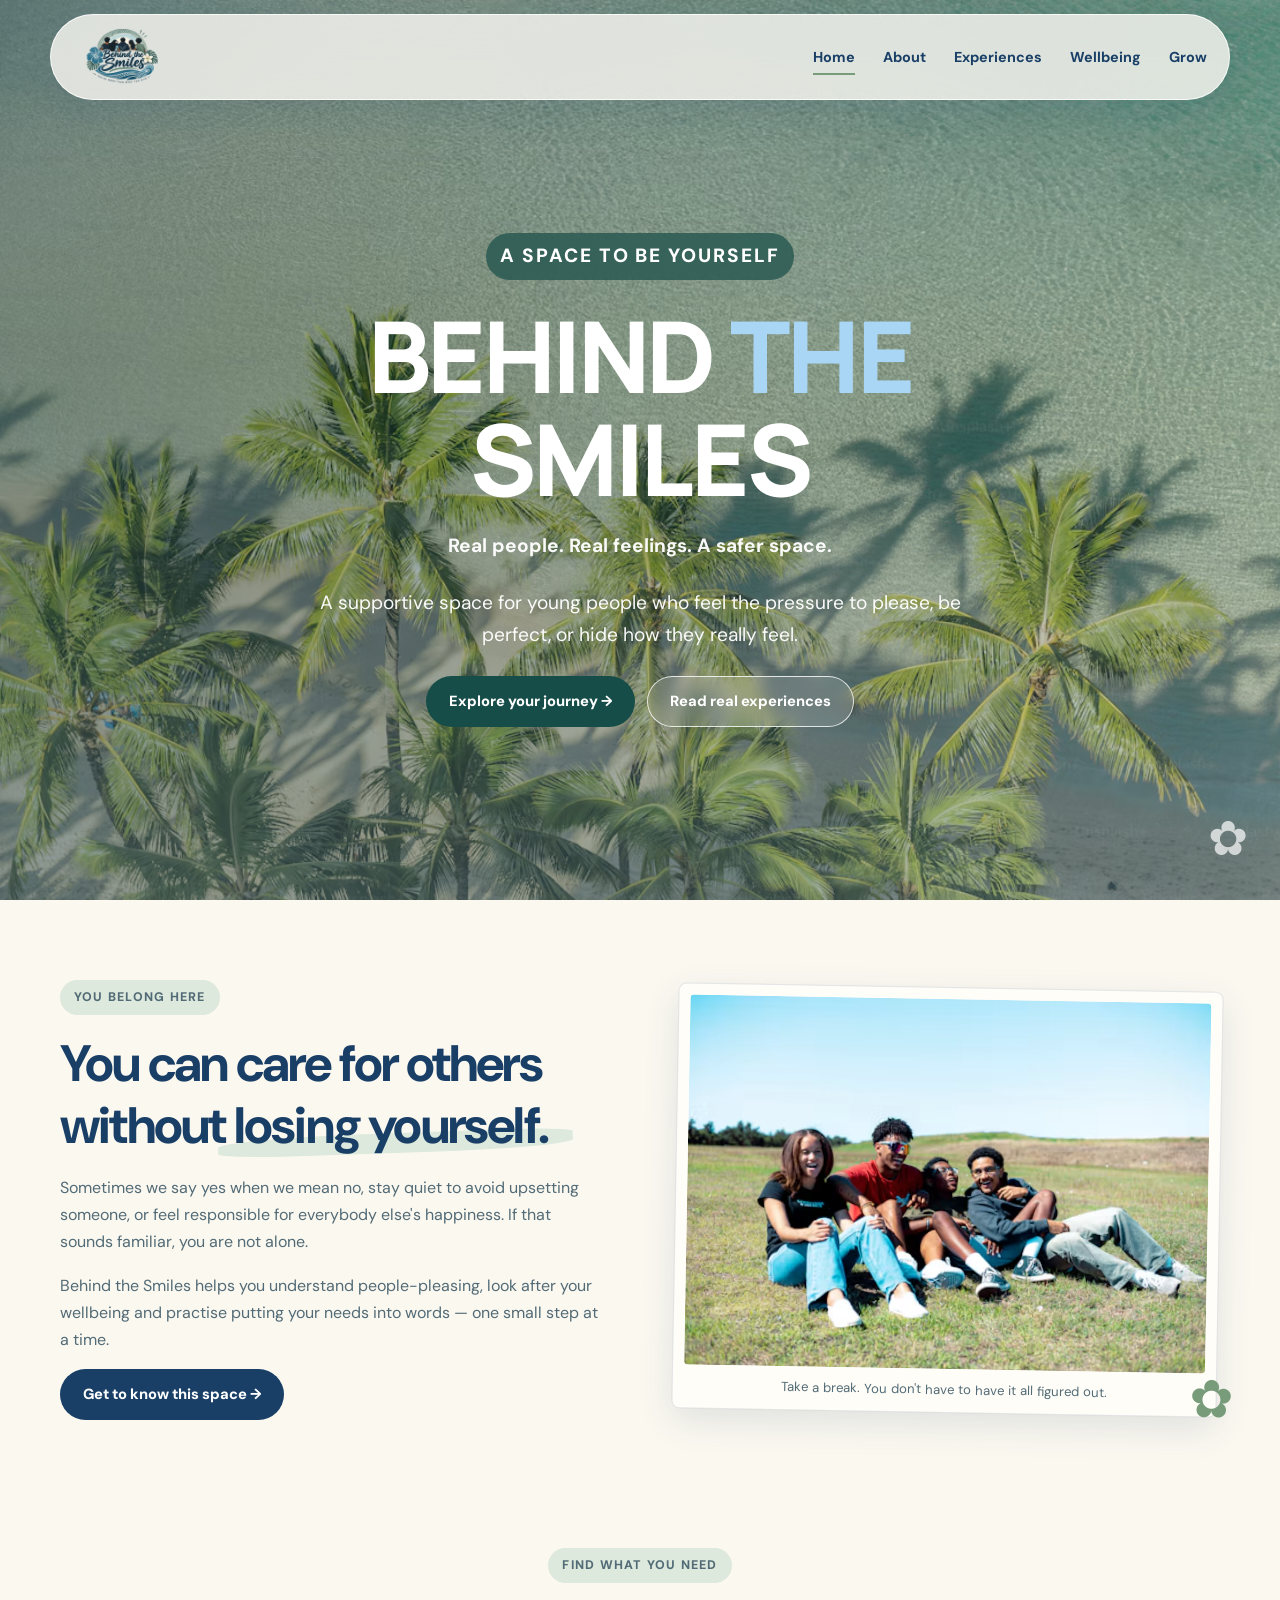
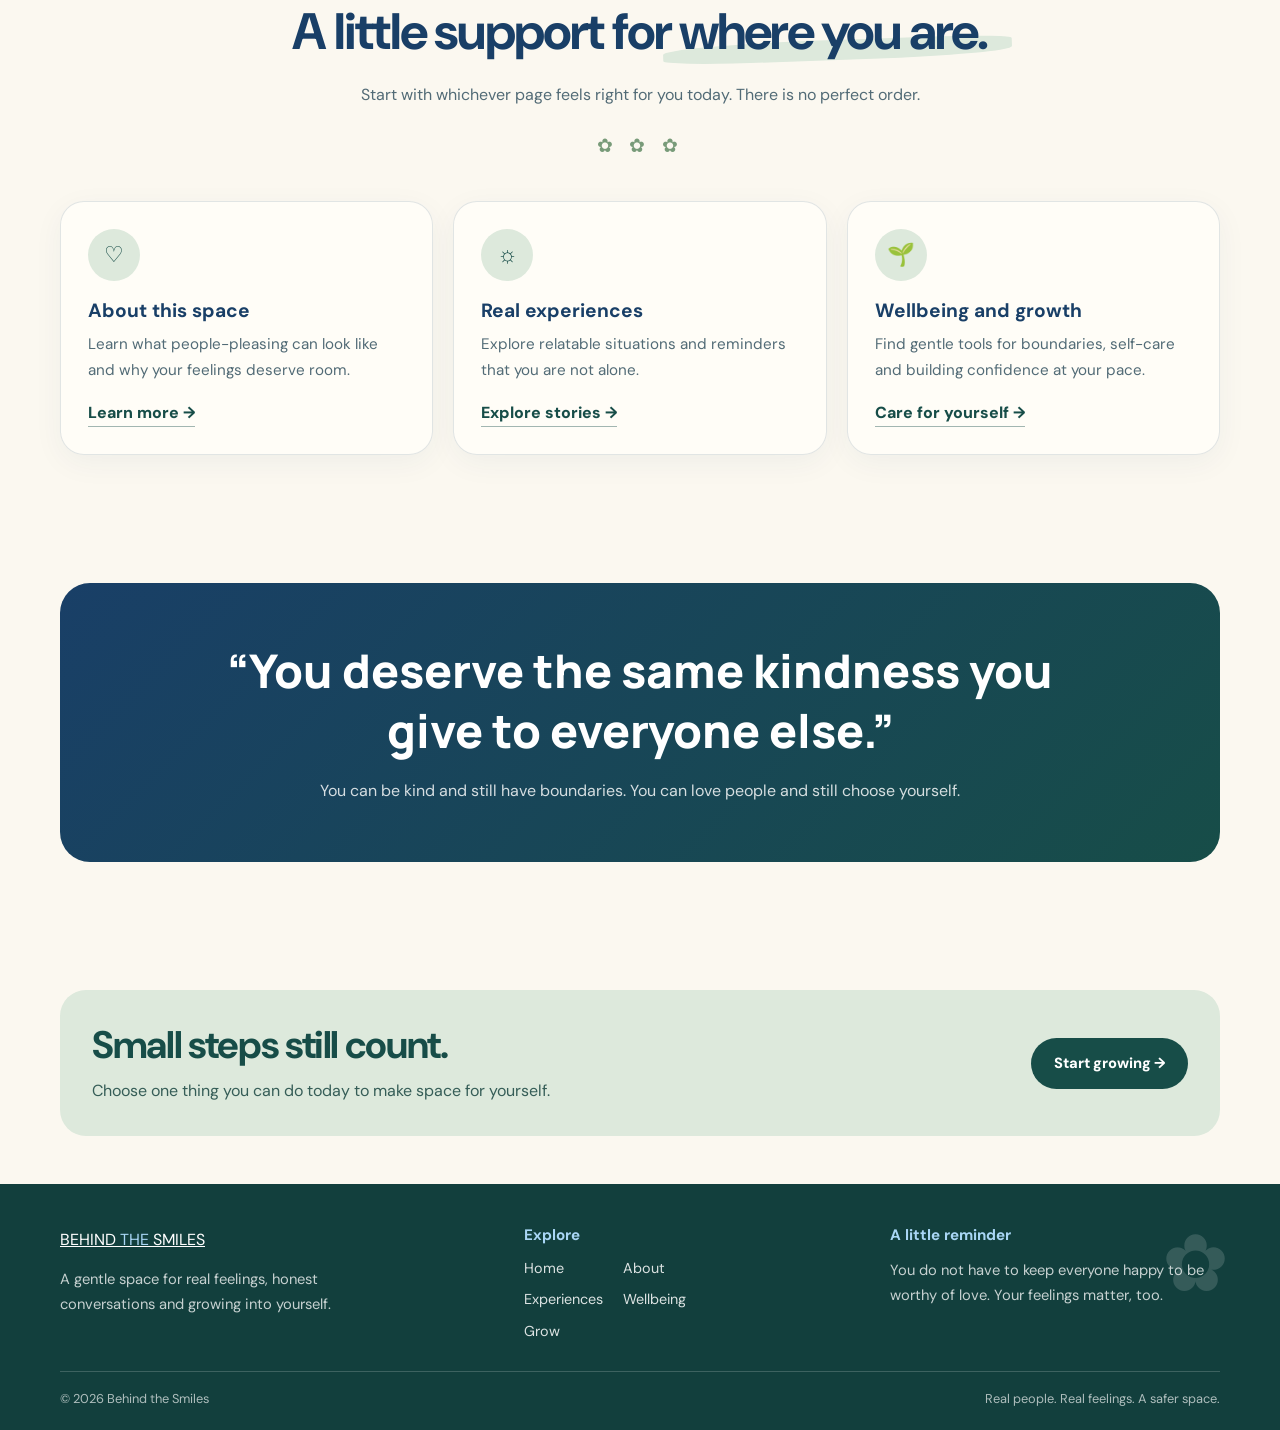
<file: index.html>
<!DOCTYPE html>
<html lang="en">
<head>
    <meta charset="UTF-8">
    <meta name="viewport" content="width=device-width, initial-scale=1.0">
    <title>Home | Behind the Smiles</title>
    <link rel="stylesheet" href="style.css">
</head>

<script src="script.js"></script>
</body>
</html>

<body>

<header class="site-header">
    <div class="navbar">
        <a href="index.html" class="brand">
            <img src="photos/logo3.png" alt="Behind the Smiles Logo">
        </a>
        <button class="menu-toggle"
            aria-label="Open navigation menu"
            aria-controls="mainNav"
            aria-expanded="false"
            type="button">☰</button>
        <nav class="nav-links" id="mainNav" aria-label="Main navigation">
            <a href="index.html" aria-current="page">Home</a>
            <a href="about.html">About</a>
            <a href="experience.html">Experiences</a>
            <a href="wellbeing.html">Wellbeing</a>
            <a href="grow.html">Grow</a>
        </nav>

    </div>
</header>

<main>
    <section class="hero">
        <div class="hero-content">
            <p class="eyebrow">A space to be yourself</p>
            <h1>BEHIND <em>THE</em><br>SMILES</h1>
            <p><strong>Real people. Real feelings. A safer space.</strong></p>
            <p>A supportive space for young people who feel the pressure to please, be perfect, or hide how they really feel.</p>
            <div class="button-row">
                <a class="button button-primary" href="about.html">Explore your journey →</a>
                <a class="button button-outline" href="experience.html">Read real experiences</a>
            </div>
        </div>
    </section>

    <section class="section">
        <div class="container split">
            <div class="split-copy">
                <p class="eyebrow">You belong here</p>
                <h2>You can care for others without <span class="brush-title">losing yourself.</span></h2>
                <p>Sometimes we say yes when we mean no, stay quiet to avoid upsetting someone, or feel responsible for everybody else's happiness. If that sounds familiar, you are not alone.</p>
                <p>Behind the Smiles helps you understand people-pleasing, look after your wellbeing and practise putting your needs into words — one small step at a time.</p>
                <a class="button button-blue" href="about.html">Get to know this space →</a>
            </div>
            <figure class="photo-frame">
                <img src="photos/photo-1702599061297-d58bb9bd81dc.avif" alt="Peaceful tropical shoreline and clear blue water">
                <figcaption class="photo-caption">Take a break. You don't have to have it all figured out.</figcaption>
            </figure>
        </div>
    </section>

    <section class="section section-sm">
        <div class="container">
            <div class="section-heading">
                <p class="eyebrow">Find what you need</p>
                <h2>A little support for <span class="brush-title">where you are.</span></h2>
                <p>Start with whichever page feels right for you today. There is no perfect order.</p>
                <div class="pacific-rule">✿  ✿  ✿</div>
            </div>

            <div class="card-grid">
                <article class="feature-card">
                    <div class="card-icon">♡</div>
                    <h3>About this space</h3>
                    <p>Learn what people-pleasing can look like and why your feelings deserve room.</p>
                    <a class="text-link" href="about.html">Learn more →</a>
                </article>
                <article class="feature-card">
                    <div class="card-icon">☼</div>
                    <h3>Real experiences</h3>
                    <p>Explore relatable situations and reminders that you are not alone.</p>
                    <a class="text-link" href="experience.html">Explore stories →</a>
                </article>
                <article class="feature-card">
                    <div class="card-icon">🌱</div>
                    <h3>Wellbeing and growth</h3>
                    <p>Find gentle tools for boundaries, self-care and building confidence at your pace.</p>
                    <a class="text-link" href="wellbeing.html">Care for yourself →</a>
                </article>
            </div>
        </div>
    </section>

    <section class="section">
        <div class="container quote-panel">
            <blockquote>“You deserve the same kindness you give to everyone else.”</blockquote>
            <p>You can be kind and still have boundaries. You can love people and still choose yourself.</p>
        </div>
    </section>

    <section class="section-sm">
        <div class="container cta-band">
            <div>
                <h2>Small steps still count.</h2>
                <p>Choose one thing you can do today to make space for yourself.</p>
            </div>
            <a class="button button-primary" href="grow.html">Start growing →</a>
        </div>
    </section>
</main>

<footer class="site-footer">
    <div class="container">
        <div class="footer-content">
            <div class="footer-brand">
                <a class="brand" href="index.html"><span class="brand-name">BEHIND <span>THE</span> SMILES</span></a>
                <p>A gentle space for real feelings, honest conversations and growing into yourself.</p>
            </div>
            <div>
                <h3>Explore</h3>
                <nav class="footer-links" aria-label="Footer navigation">
                    <a href="index.html">Home</a><a href="about.html">About</a>
                    <a href="experience.html">Experiences</a><a href="wellbeing.html">Wellbeing</a>
                    <a href="grow.html">Grow</a>
                </nav>
            </div>
            <div>
                <h3>A little reminder</h3>
                <p class="footer-note">You do not have to keep everyone happy to be worthy of love. Your feelings matter, too.</p>
            </div>
        </div>
        <div class="footer-bottom">
            <p>© 2026 Behind the Smiles</p>
            <p>Real people. Real feelings. A safer space.</p>
        </div>
    </div>
</footer>

<script src="script.js"></script>
</body>
</html>
</file>
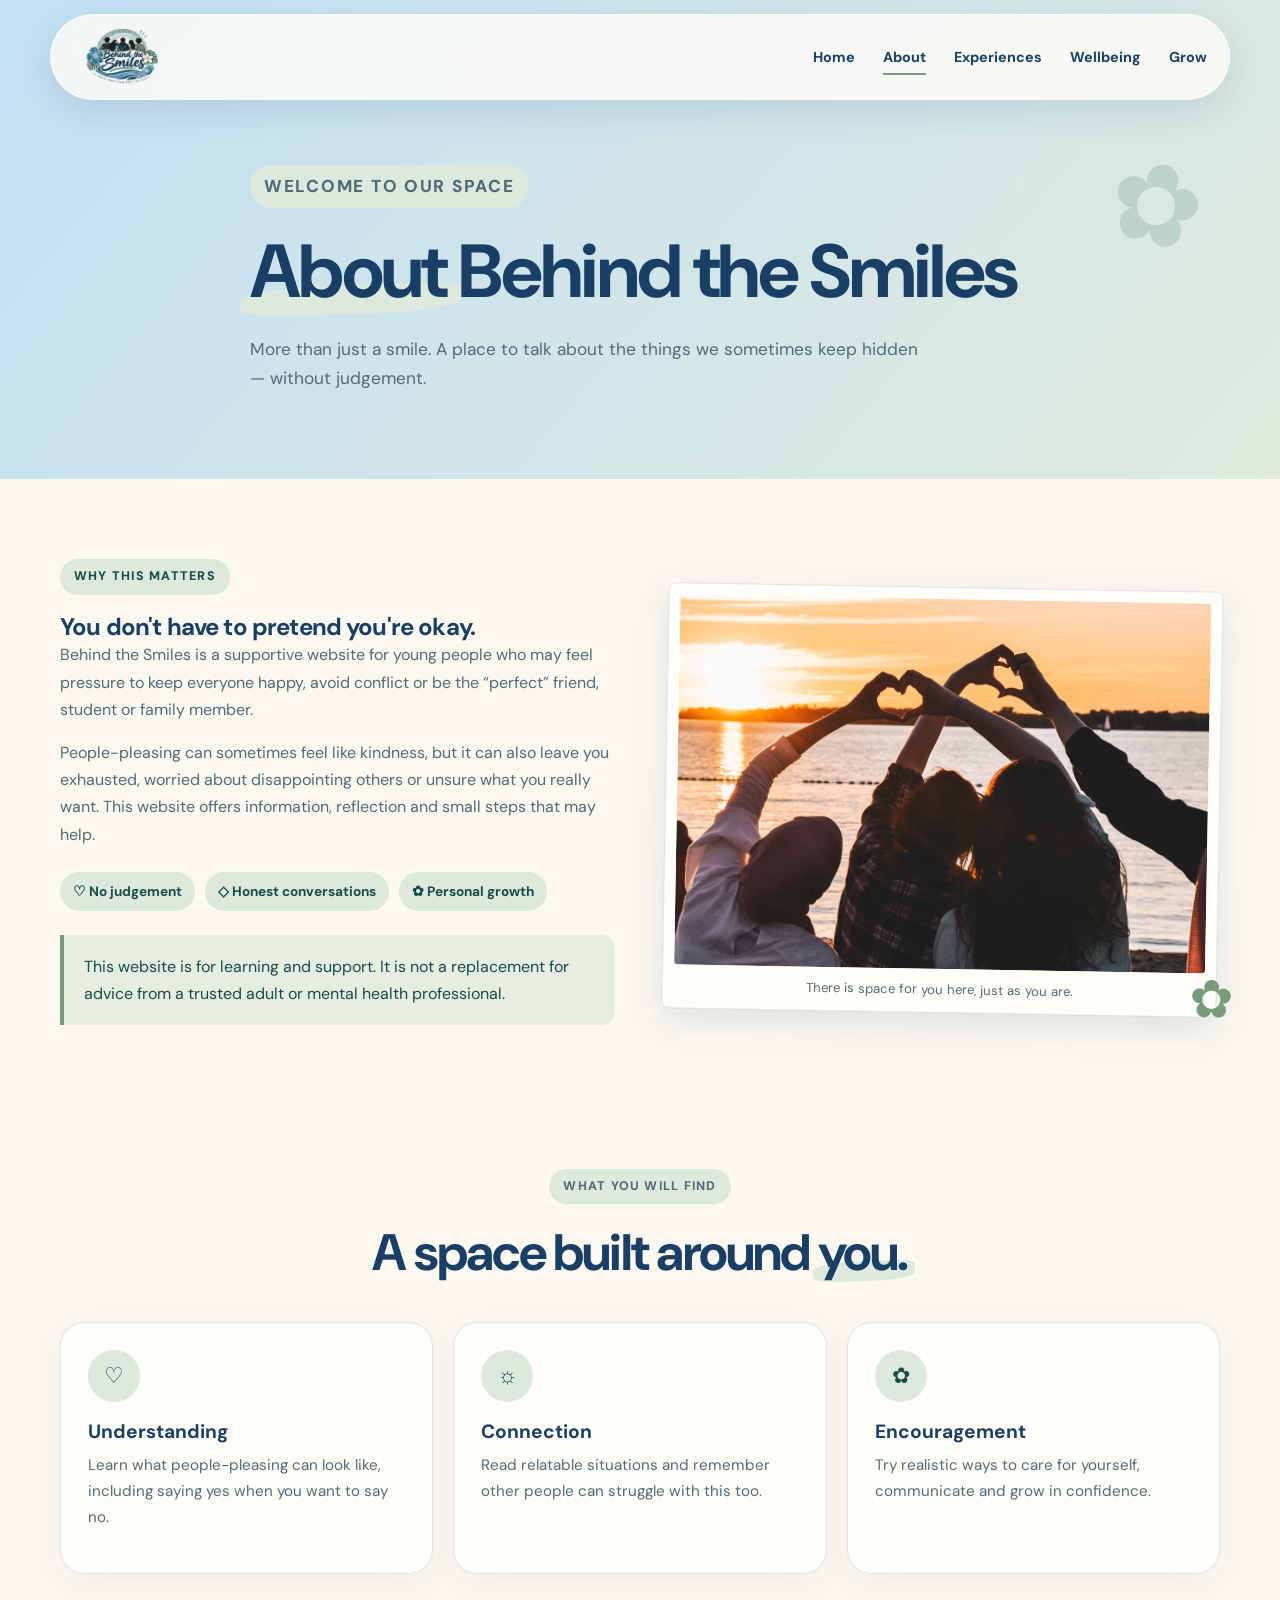
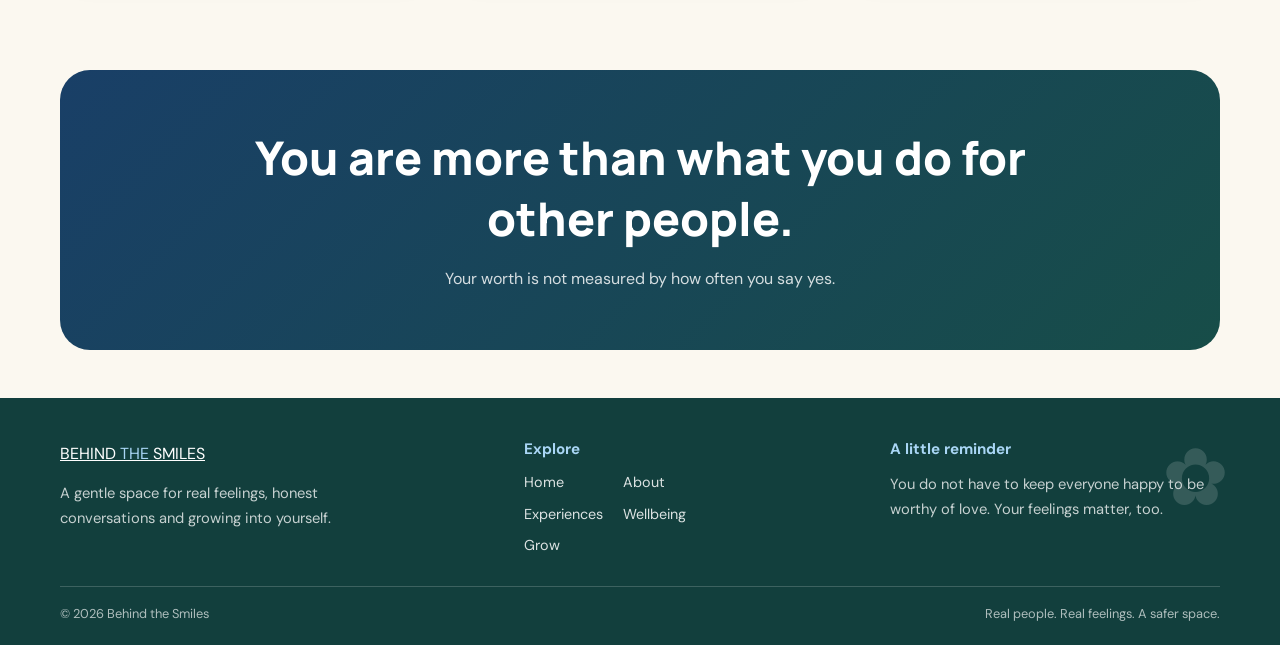
<file: about.html>
<!DOCTYPE html>
<html lang="en">
<head>
    <meta charset="UTF-8">
    <meta name="viewport" content="width=device-width, initial-scale=1.0">
    <title>About | Behind the Smiles</title>
    <link rel="stylesheet" href="style.css">
</head>

<script src="script.js"></script>
</body>
</html>

<body>

<header class="site-header">
    <div class="navbar">
        <a href="index.html" class="brand">
            <img src="photos/logo3.png" alt="Behind the Smiles Logo">
        </a>
        <button class="menu-toggle"
            aria-label="Open navigation menu"
            aria-controls="mainNav"
            aria-expanded="false"
            type="button">☰</button>
        <nav class="nav-links" id="mainNav" aria-label="Main navigation">
         <a href="index.html">Home</a>
         <a href="about.html" aria-current="page">About</a>
         <a href="experience.html">Experiences</a>
         <a href="wellbeing.html">Wellbeing</a>
         <a href="grow.html">Grow</a>
        </nav>

    </div>
</header>

<main>
    <section class="page-hero">
        <div class="container page-intro">
            <p class="eyebrow">Welcome to our space</p>
            <h1><span class="brush-title">About</span> Behind the Smiles</h1>
            <p>More than just a smile. A place to talk about the things we sometimes keep hidden — without judgement.</p>
        </div>
    </section>

    <section class="section">
        <div class="container page-layout">
            <div>
                <p class="eyebrow">Why this matters</p>
                <h2>You don't have to pretend you're okay.</h2>
                <p class="muted">Behind the Smiles is a supportive website for young people who may feel pressure to keep everyone happy, avoid conflict or be the “perfect” friend, student or family member.</p>
                <p class="muted">People-pleasing can sometimes feel like kindness, but it can also leave you exhausted, worried about disappointing others or unsure what you really want. This website offers information, reflection and small steps that may help.</p>

                <div class="pill-list">
                    <span class="pill">♡ No judgement</span>
                    <span class="pill">◇ Honest conversations</span>
                    <span class="pill">✿ Personal growth</span>
                </div>

                <p class="note">This website is for learning and support. It is not a replacement for advice from a trusted adult or mental health professional.</p>
            </div>

            <figure class="photo-frame">
                <img src="photos/photo-1560821853-a552c1bfc97a.avif" alt="surrounded by friendship and support">
                <figcaption class="photo-caption">There is space for you here, just as you are.</figcaption>
            </figure>
        </div>
    </section>

    <section class="section section-sm">
        <div class="container">
            <div class="section-heading">
                <p class="eyebrow">What you will find</p>
                <h2>A space built around <span class="brush-title">you.</span></h2>
            </div>

            <div class="card-grid">
                <article class="feature-card">
                    <div class="card-icon">♡</div>
                    <h3>Understanding</h3>
                    <p>Learn what people-pleasing can look like, including saying yes when you want to say no.</p>
                </article>
                <article class="feature-card">
                    <div class="card-icon">☼</div>
                    <h3>Connection</h3>
                    <p>Read relatable situations and remember other people can struggle with this too.</p>
                </article>
                <article class="feature-card">
                    <div class="card-icon">✿</div>
                    <h3>Encouragement</h3>
                    <p>Try realistic ways to care for yourself, communicate and grow in confidence.</p>
                </article>
            </div>
        </div>
    </section>

    <section class="section-sm">
        <div class="container quote-panel">
            <blockquote>You are more than what you do for other people.</blockquote>
            <p>Your worth is not measured by how often you say yes.</p>
        </div>
    </section>
</main>

<footer class="site-footer">
    <div class="container">
        <div class="footer-content">
            <div class="footer-brand">
                <a class="brand" href="index.html"><span class="brand-name">BEHIND <span>THE</span> SMILES</span></a>
                <p>A gentle space for real feelings, honest conversations and growing into yourself.</p>
            </div>
            <div><h3>Explore</h3>
                <nav class="footer-links" aria-label="Footer navigation">
                    <a href="index.html">Home</a><a href="about.html">About</a>
                    <a href="experience.html">Experiences</a><a href="wellbeing.html">Wellbeing</a><a href="grow.html">Grow</a>
                </nav>
            </div>
            <div><h3>A little reminder</h3><p class="footer-note">You do not have to keep everyone happy to be worthy of love. Your feelings matter, too.</p></div>
        </div>
        <div class="footer-bottom"><p>© 2026 Behind the Smiles</p><p>Real people. Real feelings. A safer space.</p></div>
    </div>
</footer>
<script src="script.js"></script>
</body>
</html>
</file>
<file: style.css>
@import url('https://fonts.googleapis.com/css2?family=DM+Sans:wght@400;500;600;700&family=Manrope:wght@400;500;600;700;800&family=Permanent+Marker&display=swap');

:root {
    --navy: #193F67;
    --blue: #5B8FC2;
    --sky: #A9D6F5;
    --sage: #789B79;
    --deep-green: #174D48;
    --mint: #DDE9DC;
    --cream: #FBF8F0;
    --white: #FFFFFF;
    --text: #18394C;
    --muted: #526B76;
    --shadow: 0 12px 35px rgba(25, 63, 103, 0.12);
}

* {
    box-sizing: border-box;
    margin: 0;
    padding: 0;
}

html {
    scroll-behavior: smooth;
    scroll-padding-top: 100px;
}

body {
    background: var(--cream);
    color: var(--text);
    font-family: 'DM Sans', sans-serif;
    line-height: 1.7;
}

img {
    display: block;
    max-width: 100%;
}

a {
    color: inherit;
}

.container {
    width: min(1160px, calc(100% - 40px));
    margin: 0 auto;
}



.site-header {
    position: fixed;
    top: 14px;
    left: 0;
    right: 0;
    z-index: 1000;
    padding: 0 20px;
}

.navbar {
    width: min(1180px, 100%);
    margin: auto;
    padding: 12px 22px;
    display: flex;
    align-items: center;
    justify-content: flex-start;
    gap: 20px;
    background: rgba(255, 253, 248, 0.78);
    border: 1px solid rgba(255, 255, 255, 0.8);
    border-radius: 50px;
    backdrop-filter: blur(18px);
    -webkit-backdrop-filter: blur(18px);
    box-shadow: var(--shadow);
}

.navbar {
    display: flex;
    align-items: center;
    justify-content: space-between;
    gap: 20px;
}

.brand {
    display: flex;
    align-items: center;
    flex-shrink: 0;
}

.brand img {
    width: 100px;
    height: 60px;
    object-fit: contain;
    display: block;
}

.nav-links {
    display: flex;
    align-items: center;
    gap: clamp(12px, 2.3vw, 28px);
    margin-left: auto;
}

.nav-links a {
    color: var(--navy);
    text-decoration: none;
    font-size: 0.9rem;
    font-weight: 700;
    padding: 6px 0;
    position: relative;
}

.nav-links a::after {
    content: "";
    position: absolute;
    bottom: 0;
    left: 0;
    right: 100%;
    height: 2px;
    background: var(--sage);
    transition: right 0.2s ease;
}

.nav-links a:hover::after,
.nav-links a[aria-current="page"]::after {
    right: 0;
}

.menu-toggle {
    display: none;
    width: 44px;
    height: 44px;
    border: none;
    border-radius: 50%;
    background: var(--deep-green);
    color: white;
    font-size: 1.4rem;
    cursor: pointer;
}



h1, h2, h3 {
    line-height: 1.2;
    color: var(--navy);
}

h1, h2 {
    letter-spacing: -0.035em;
}

p {
    margin-bottom: 16px;
}

.eyebrow {
    display: inline-block;
    margin-bottom: 18px;
    padding: 7px 14px;
    border-radius: 30px;
    background: var(--mint);
    color: var(--deep-green);
    font-size: 0.78rem;
    font-weight: 800;
    letter-spacing: 0.1em;
    text-transform: uppercase;
}

.brush-title {
    position: relative;
    z-index: 1;
    display: inline-block;
}

.brush-title::before {
    content: "";
    position: absolute;
    z-index: -1;
    left: -5%;
    right: -8%;
    bottom: 3px;
    height: 32%;
    background: var(--mint);
    border-radius: 45% 20% 40% 25%;
    transform: rotate(-2deg);
}

.section {
    padding: 80px 0;
}

.section-sm {
    padding: 48px 0;
}

.section-heading {
    max-width: 720px;
    margin: 0 auto 38px;
    text-align: center;
}

.section-heading h2,
.split-copy h2 {
    font-size: clamp(2rem, 4vw, 3.4rem);
    margin-bottom: 18px;
}

.section-heading p,
.muted,
.split-copy p {
    color: var(--muted);
}

.pacific-rule {
    margin: 22px auto;
    color: var(--sage);
    text-align: center;
    letter-spacing: 0.3em;
    font-size: 1.2rem;
}


.button-row {
    display: flex;
    justify-content: center;
    flex-wrap: wrap;
    gap: 12px;
}

.button {
    display: inline-flex;
    justify-content: center;
    align-items: center;
    gap: 8px;
    padding: 12px 22px;
    border-radius: 40px;
    border: 1px solid transparent;
    text-decoration: none;
    font-weight: 800;
    font-size: 0.92rem;
    transition: transform 0.2s ease, box-shadow 0.2s ease;
}

.button:hover {
    transform: translateY(-2px);
    box-shadow: var(--shadow);
}

.button-primary {
    background: var(--deep-green);
    color: white;
}

.button-blue {
    background: var(--navy);
    color: white;
}

.button-light {
    background: var(--cream);
    color: var(--deep-green);
}

.button-outline {
    color: white;
    border-color: rgba(255, 255, 255, 0.8);
    background: rgba(255, 255, 255, 0.15);
    backdrop-filter: blur(8px);
}



.hero {
    min-height: min(900px, 100svh);
    display: grid;
    place-items: center;
    position: relative;
    overflow: hidden;
    padding: 150px 20px 90px;
    text-align: center;
    color: white;
    background:
        linear-gradient(100deg, rgba(10, 42, 52, 0.48), rgba(10, 42, 52, 0.20)),
        linear-gradient(0deg, rgba(218, 232, 235, 0.3), transparent 60%),
        url("photos/premium_photo-1723936846310-38f4c1cf044e.avif")
        center 55% / cover no-repeat;
}

.hero::after {
    content: " ✿";
    position: absolute;
    right: 25px;
    bottom: 20px;
    color: rgba(255, 255, 255, 0.7);
    font-size: 3rem;
    letter-spacing: 0.15em;
}

.hero-content {
    max-width: 850px;
    position: relative;
    z-index: 1;
}

.hero h1 {
    color: white;
    font-family: 'Manrope', sans-serif;
    font-size: clamp(2.8rem, 8vw, 6.2rem);
    font-weight: 800;
    line-height: 1.04;
    margin-bottom: 20px;
}

.hero h1 em {
    color: var(--sky);
    font-style: normal;
}

.hero p {
    max-width: 670px;
    margin: 0 auto 24px;
    color: rgba(255, 255, 255, 0.96);
    font-size: clamp(1rem, 2vw, 1.2rem);
}

.hero .eyebrow {
    color: white;
    background: rgba(23, 77, 72, 0.7);
    backdrop-filter: blur(8px);
}



.page-hero {
    position: relative;
    overflow: hidden;
    padding: 165px 0 70px;
    background: linear-gradient(130deg, rgba(169, 214, 245, 0.7), rgba(221, 233, 220, 0.9));
}

.page-hero::after {
    content: "✿";
    position: absolute;
    top: 110px;
    right: 6%;
    font-size: 7rem;
    color: rgba(23, 77, 72, 0.14);
    transform: rotate(15deg);
}

.page-intro {
    max-width: 780px;
    position: relative;
    z-index: 1;
}

.page-intro h1 {
    font-size: clamp(2.6rem, 6vw, 4.7rem);
    margin-bottom: 18px;
}

.page-intro p {
    color: var(--muted);
    font-size: 1.08rem;
    max-width: 670px;
}



.split {
    display: grid;
    grid-template-columns: 1fr 1fr;
    align-items: center;
    gap: clamp(30px, 6vw, 70px);
}

.photo-frame {
    padding: 11px;
    background: #fffdf8;
    border: 1px solid rgba(25, 63, 103, 0.12);
    border-radius: 8px;
    box-shadow: var(--shadow);
    transform: rotate(1deg);
    position: relative;
}

.photo-frame img {
    width: 100%;
    height: 370px;
    object-fit: cover;
    border-radius: 4px;
}

.photo-frame::after {
    content: "✿";
    position: absolute;
    right: -18px;
    bottom: -28px;
    color: var(--sage);
    font-size: 3.3rem;
}

.photo-caption {
    color: var(--muted);
    text-align: center;
    font-size: 0.82rem;
    margin: 10px 0 0;
}



.card-grid {
    display: grid;
    grid-template-columns: repeat(3, minmax(0, 1fr));
    gap: 20px;
}

.feature-card {
    padding: 27px;
    background: rgba(255, 253, 248, 0.9);
    border: 1px solid rgba(25, 63, 103, 0.13);
    border-radius: 24px;
    box-shadow: 0 8px 30px rgba(25, 63, 103, 0.05);
    transition: transform 0.2s ease, box-shadow 0.2s ease;
}

.feature-card:hover {
    transform: translateY(-5px);
    box-shadow: var(--shadow);
}

.card-icon {
    width: 52px;
    height: 52px;
    display: grid;
    place-items: center;
    margin-bottom: 18px;
    border-radius: 50%;
    background: var(--mint);
    color: var(--deep-green);
    font-size: 1.4rem;
}

.feature-card h3 {
    margin-bottom: 10px;
    font-size: 1.2rem;
}

.feature-card p {
    color: var(--muted);
    font-size: 0.95rem;
}

.text-link {
    color: var(--deep-green);
    font-weight: 800;
    text-decoration: none;
    border-bottom: 1px solid rgba(23, 77, 72, 0.4);
    padding-bottom: 3px;
}



.quote-panel {
    padding: 58px 28px;
    border-radius: 30px;
    text-align: center;
    color: white;
    background: linear-gradient(135deg, var(--navy), var(--deep-green));
}

.quote-panel blockquote {
    max-width: 850px;
    margin: 0 auto 16px;
    color: white;
    font-family: 'Manrope', sans-serif;
    font-size: clamp(1.7rem, 4vw, 2.9rem);
    font-weight: 800;
    line-height: 1.3;
}

.quote-panel p {
    color: rgba(255, 255, 255, 0.82);
    margin-bottom: 0;
}



.cta-band {
    display: flex;
    justify-content: space-between;
    align-items: center;
    gap: 24px;
    padding: 32px;
    border-radius: 26px;
    background: var(--mint);
}

.cta-band h2 {
    color: var(--deep-green);
    font-size: clamp(1.6rem, 3vw, 2.4rem);
    margin-bottom: 8px;
}

.cta-band p {
    margin-bottom: 0;
    color: #355d57;
}



.page-layout {
    display: grid;
    grid-template-columns: 1fr 1fr;
    align-items: center;
    gap: 50px;
}

.pill-list {
    display: flex;
    flex-wrap: wrap;
    gap: 10px;
    margin: 24px 0;
}

.pill {
    padding: 8px 13px;
    border-radius: 30px;
    background: var(--mint);
    color: var(--deep-green);
    font-size: 0.85rem;
    font-weight: 700;
}

.note {
    padding: 18px 20px;
    border-left: 4px solid var(--sage);
    border-radius: 0 14px 14px 0;
    background: rgba(221, 233, 220, 0.7);
    color: var(--deep-green);
}



.story-card {
    display: grid;
    grid-template-columns: 150px 1fr;
    align-items: center;
    gap: 22px;
    padding: 19px;
    margin-bottom: 18px;
    border: 1px solid var(--line, rgba(25, 63, 103, 0.14));
    border-radius: 22px;
    background: #fffdf8;
}

.story-card img {
    width: 150px;
    height: 150px;
    object-fit: cover;
    border-radius: 14px;
}

.story-card h3 {
    margin-bottom: 8px;
}

.story-card p {
    margin-bottom: 0;
    color: var(--muted);
    font-size: 0.95rem;
}



.steps {
    counter-reset: step;
    display: grid;
    grid-template-columns: repeat(3, minmax(0, 1fr));
    gap: 18px;
}

.step-card {
    padding: 25px;
    border: 1px solid rgba(25, 63, 103, 0.13);
    border-radius: 22px;
    background: #fffdf8;
}

.step-card::before {
    counter-increment: step;
    content: "0" counter(step);
    display: block;
    margin-bottom: 12px;
    color: var(--sage);
    font-size: 1.5rem;
    font-weight: 800;
}

.step-card h3 {
    margin-bottom: 8px;
}

.step-card p {
    color: var(--muted);
    font-size: 0.95rem;
    margin-bottom: 0;
}



.resource-list {
    display: grid;
    grid-template-columns: repeat(2, minmax(0, 1fr));
    gap: 16px;
}

.resource {
    padding: 22px;
    border: 1px solid rgba(25, 63, 103, 0.13);
    border-radius: 20px;
    background: #fffdf8;
}

.resource h3 {
    margin-bottom: 8px;
}

.resource p {
    color: var(--muted);
    margin-bottom: 0;
}

.resource a {
    color: var(--deep-green);
    font-weight: 800;
}


.site-footer {
    position: relative;
    overflow: hidden;
    padding: 42px 0 20px;
    background: #123f3d;
    color: white;
}

.site-footer::after {
    content: "✿";
    position: absolute;
    top: 12px;
    right: 4%;
    color: rgba(255, 255, 255, 0.15);
    font-size: 5rem;
}

.footer-content {
    display: grid;
    grid-template-columns: 1.3fr 1fr 1fr;
    gap: 35px;
    padding-bottom: 28px;
}

.footer-brand .brand-name {
    color: white;
}

.footer-brand .brand-name span {
    color: var(--sky);
}

.footer-brand p,
.footer-note {
    max-width: 340px;
    margin-top: 14px;
    color: rgba(255, 255, 255, 0.76);
    font-size: 0.92rem;
}

.site-footer h3 {
    margin-bottom: 12px;
    color: var(--sky);
    font-size: 0.95rem;
}

.footer-links {
    display: grid;
    grid-template-columns: repeat(2, max-content);
    gap: 7px 20px;
}

.footer-links a {
    color: rgba(255, 255, 255, 0.85);
    text-decoration: none;
    font-size: 0.9rem;
}

.footer-links a:hover {
    text-decoration: underline;
}

.footer-bottom {
    display: flex;
    justify-content: space-between;
    gap: 16px;
    padding-top: 16px;
    border-top: 1px solid rgba(255, 255, 255, 0.18);
    color: rgba(255, 255, 255, 0.66);
    font-size: 0.8rem;
}

.footer-bottom p {
    margin: 0;
}



@media (max-width: 850px) {

    .site-header {
        top: 10px;
        padding: 0 12px;
    }

    .navbar {
        padding: 9px 12px 9px 18px;
    }

    .brand img {
        width: 70px;
        height: 44px;
    }

    .menu-toggle {
        display: grid;
        place-items: center;
        flex-shrink: 0;
    }

    .nav-links {
        display: none;
        position: absolute;
        top: calc(100% + 10px);
        left: 12px;
        right: 12px;
        flex-direction: column;
        align-items: stretch;
        gap: 2px;
        padding: 14px;
        border: 1px solid white;
        border-radius: 22px;
        background: rgba(255, 253, 248, 0.97);
        box-shadow: var(--shadow);
        backdrop-filter: blur(18px);
    }

    .nav-links.open {
        display: flex;
    }

    .nav-links a {
        padding: 12px;
        border-radius: 12px;
    }

    .nav-links a:hover,
    .nav-links a[aria-current="page"] {
        background: var(--mint);
    }

    .nav-links a::after {
        display: none;
    }

    .split,
    .page-layout {
        grid-template-columns: 1fr;
    }

    .photo-frame {
        width: 100%;
        max-width: 620px;
        margin: 0 auto;
    }

    .card-grid {
        grid-template-columns: repeat(2, minmax(0, 1fr));
    }

    .footer-content {
        grid-template-columns: 1fr 1fr;
    }

    .footer-brand {
        grid-column: 1 / -1;
    }
}


@media (max-width: 560px) {

    .container {
        width: calc(100% - 28px);
    }

    .brand img {
        width: 60px;
        height: 40px;
    }

    .hero {
        min-height: 740px;
        padding: 140px 18px 75px;
        background-position: 58% center;
    }

    .hero h1 {
        font-size: clamp(2.7rem, 13vw, 4.2rem);
    }

    .hero p {
        font-size: 1rem;
    }

    .section {
        padding: 60px 0;
    }

    .section-sm {
        padding: 38px 0;
    }

    .card-grid,
    .steps,
    .resource-list {
        grid-template-columns: 1fr;
    }

    .feature-card {
        padding: 24px;
    }

    .photo-frame img {
        height: 275px;
    }

    .page-hero {
        padding: 142px 0 52px;
    }

    .page-hero::after {
        top: 110px;
        font-size: 4.5rem;
    }

    .story-card {
        grid-template-columns: 95px 1fr;
        gap: 13px;
        padding: 13px;
    }

    .story-card img {
        width: 95px;
        height: 120px;
    }

    .cta-band {
        align-items: flex-start;
        flex-direction: column;
        padding: 25px;
    }

    .footer-content {
        grid-template-columns: 1fr;
        gap: 23px;
    }

    .footer-brand {
        grid-column: auto;
    }

    .footer-bottom {
        flex-direction: column;
        gap: 5px;
    }
}



@media (prefers-reduced-motion: reduce) {

    html {
        scroll-behavior: auto;
    }

    *,
    *::before,
    *::after {
        transition: none !important;
    }
}
</file>
